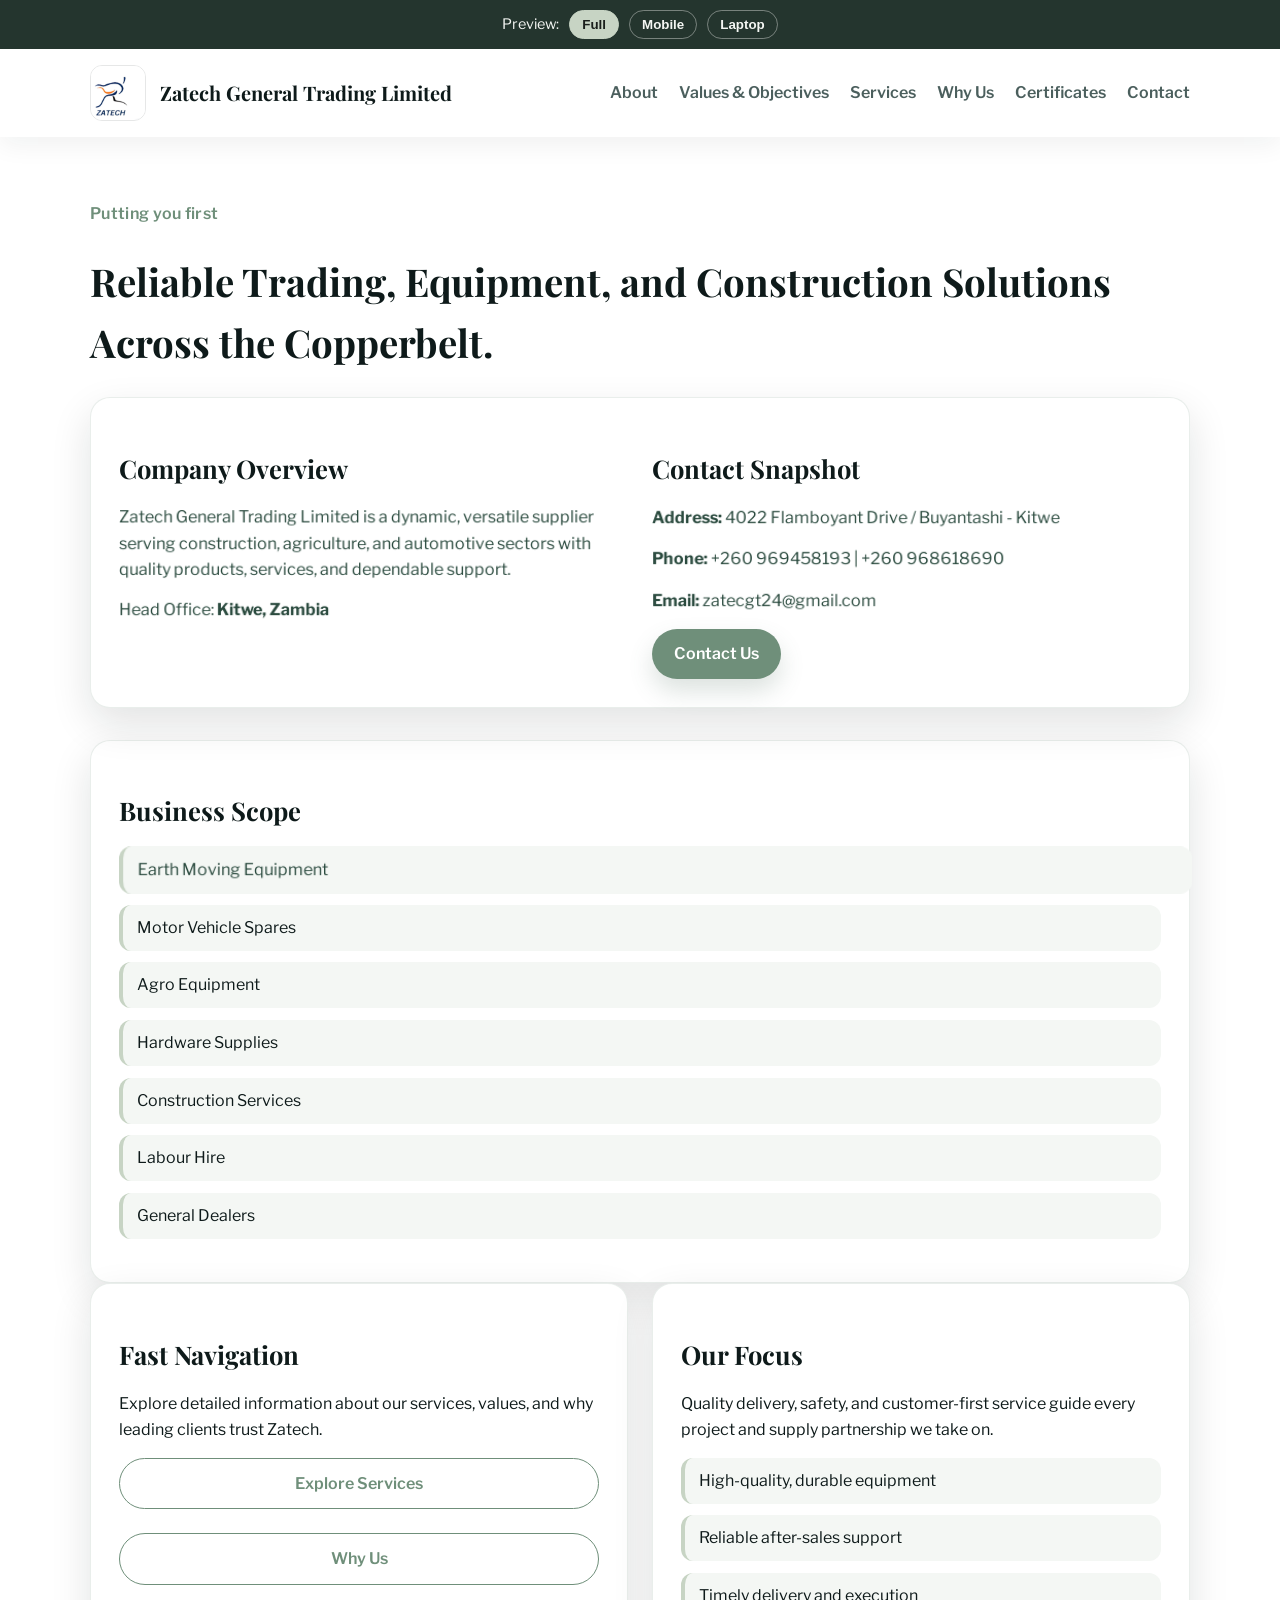
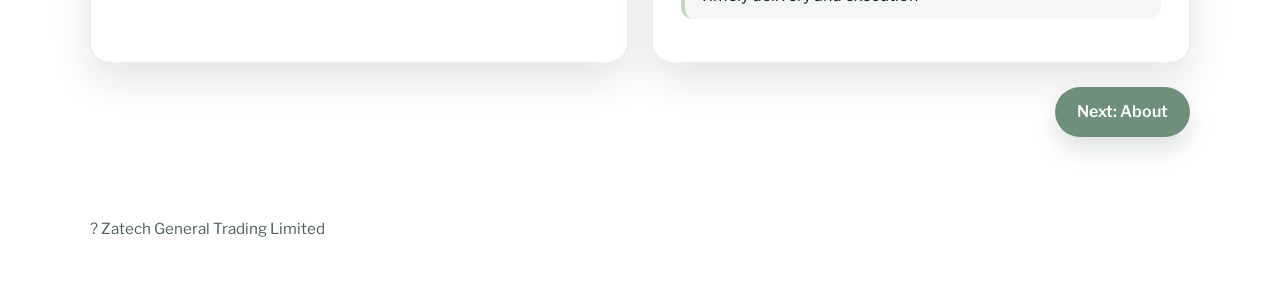
<file: index.html>
<!doctype html>
<html lang="en">
<head>
  <meta charset="utf-8" />
  <meta name="viewport" content="width=device-width, initial-scale=1" />
  <title>Zatech General Trading Limited</title>
  <link rel="stylesheet" href="styles.css" />
  <script src="preview.js" defer></script>
</head>
<body>
  <header>
    <div class="container nav">
      <a class="brand" href="index.html">
        <img class="logo-animate" src="assets/zatech-logo.jpeg" alt="Zatech logo" />
        <span>Zatech General Trading Limited</span>
      </a>
      <nav>
        <a href="about.html">About</a>
        <a href="values.html">Values & Objectives</a>
        <a href="services.html">Services</a>
        <a href="why-us.html">Why Us</a>
        <a href="certificates.html">Certificates</a>
        <a href="contact.html">Contact</a>
      </nav>
    </div>
  </header>

  <main class="container">
    <section class="hero">
      <span class="tag">Putting you first</span>
      <h1>Reliable Trading, Equipment, and Construction Solutions Across the Copperbelt.</h1>
      <div class="card grid grid-2 lift">
        <div>
          <h2 class="section-title">Company Overview</h2>
          <p class="interactive-text">Zatech General Trading Limited is a dynamic, versatile supplier serving construction, agriculture, and automotive sectors with quality products, services, and dependable support.</p>
          <p class="interactive-text">Head Office: <strong>Kitwe, Zambia</strong></p>
        </div>
        <div>
          <h2 class="section-title">Contact Snapshot</h2>
          <p class="interactive-text"><strong>Address:</strong> 4022 Flamboyant Drive / Buyantashi - Kitwe</p>
          <p class="interactive-text"><strong>Phone:</strong> +260 969458193 | +260 968618690</p>
          <p class="interactive-text"><strong>Email:</strong> zatecgt24@gmail.com</p>
          <a class="button" href="contact.html">Contact Us</a>
        </div>
      </div>
    </section>

    <section class="card lift">
      <h2 class="section-title">Business Scope</h2>
      <ul class="list">
        <li class="interactive-text">Earth Moving Equipment</li>
        <li class="interactive-text">Motor Vehicle Spares</li>
        <li class="interactive-text">Agro Equipment</li>
        <li class="interactive-text">Hardware Supplies</li>
        <li class="interactive-text">Construction Services</li>
        <li class="interactive-text">Labour Hire</li>
        <li class="interactive-text">General Dealers</li>
      </ul>
    </section>

    <section class="grid grid-2">
      <div class="card lift">
        <h2 class="section-title">Fast Navigation</h2>
        <p class="interactive-text">Explore detailed information about our services, values, and why leading clients trust Zatech.</p>
        <div class="grid">
          <a class="button secondary" href="services.html">Explore Services</a>
          <a class="button secondary" href="why-us.html">Why Us</a>
        </div>
      </div>
      <div class="card lift">
        <h2 class="section-title">Our Focus</h2>
        <p class="interactive-text">Quality delivery, safety, and customer-first service guide every project and supply partnership we take on.</p>
        <ul class="list">
          <li class="interactive-text">High-quality, durable equipment</li>
          <li class="interactive-text">Reliable after-sales support</li>
          <li class="interactive-text">Timely delivery and execution</li>
        </ul>
      </div>
    </section>

    <div class="next-row">
      <a class="button" href="about.html">Next: About</a>
    </div>
  </main>

  <footer class="container">
    <div>? Zatech General Trading Limited</div>
  </footer>
</body>
</html>
</file>
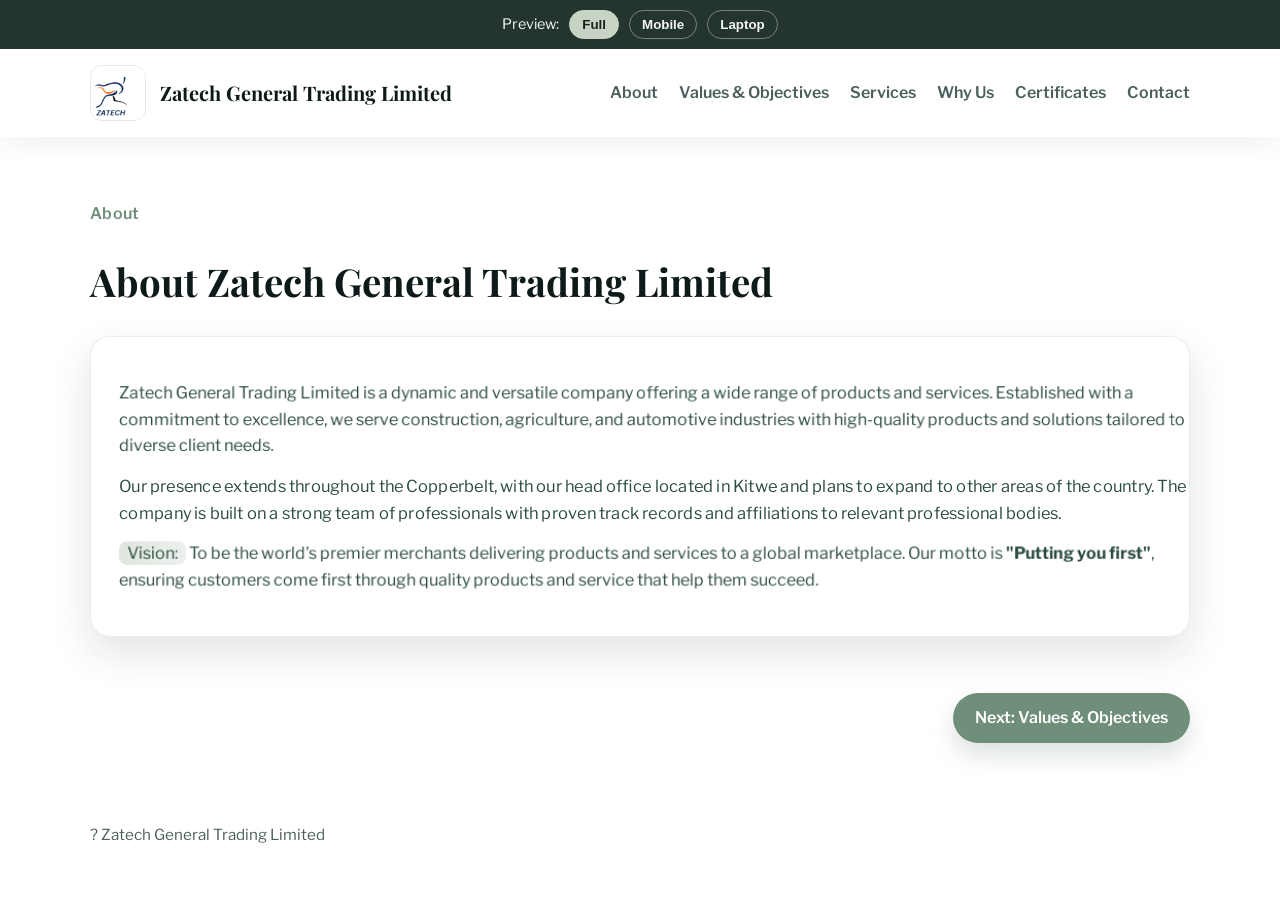
<file: about.html>
<!doctype html>
<html lang="en">
<head>
  <meta charset="utf-8" />
  <meta name="viewport" content="width=device-width, initial-scale=1" />
  <title>About - Zatech General Trading Limited</title>
  <link rel="stylesheet" href="styles.css" />
  <script src="preview.js" defer></script>
</head>
<body>
  <header>
    <div class="container nav">
      <a class="brand" href="index.html">
        <img src="assets/zatech-logo.jpeg" alt="Zatech logo" />
        <span>Zatech General Trading Limited</span>
      </a>
      <nav>
        <a href="about.html">About</a>
        <a href="values.html">Values & Objectives</a>
        <a href="services.html">Services</a>
        <a href="why-us.html">Why Us</a>
        <a href="certificates.html">Certificates</a>
        <a href="contact.html">Contact</a>
      </nav>
    </div>
  </header>

  <main class="container">
    <section class="hero">
      <span class="tag">About</span>
      <h1>About Zatech General Trading Limited</h1>
      <div class="card">
        <p class="interactive-text">Zatech General Trading Limited is a dynamic and versatile company offering a wide range of products and services. Established with a commitment to excellence, we serve construction, agriculture, and automotive industries with high-quality products and solutions tailored to diverse client needs.</p>
        <p class="interactive-text">Our presence extends throughout the Copperbelt, with our head office located in Kitwe and plans to expand to other areas of the country. The company is built on a strong team of professionals with proven track records and affiliations to relevant professional bodies.</p>
        <p class="interactive-text"><span class="highlight">Vision:</span> To be the world's premier merchants delivering products and services to a global marketplace. Our motto is <strong>"Putting you first"</strong>, ensuring customers come first through quality products and service that help them succeed.</p>
      </div>
    </section>

    <div class="next-row">
      <a class="button" href="values.html">Next: Values & Objectives</a>
    </div>
  </main>

  <footer class="container">
    <div>? Zatech General Trading Limited</div>
  </footer>
</body>
</html>
</file>
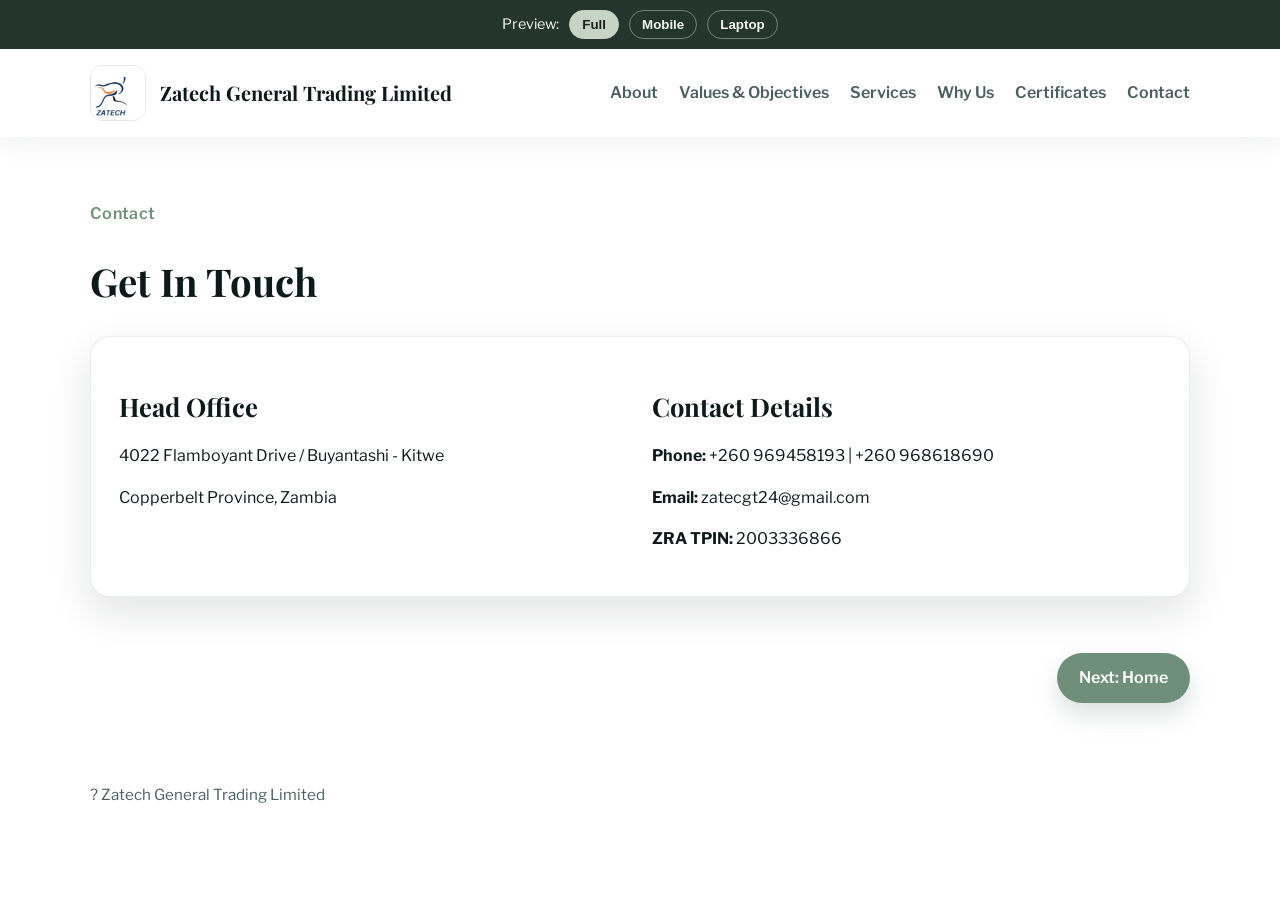
<file: contact.html>
<!doctype html>
<html lang="en">
<head>
  <meta charset="utf-8" />
  <meta name="viewport" content="width=device-width, initial-scale=1" />
  <title>Contact - Zatech General Trading Limited</title>
  <link rel="stylesheet" href="styles.css" />
  <script src="preview.js" defer></script>
</head>
<body>
  <header>
    <div class="container nav">
      <a class="brand" href="index.html">
        <img src="assets/zatech-logo.jpeg" alt="Zatech logo" />
        <span>Zatech General Trading Limited</span>
      </a>
      <nav>
        <a href="about.html">About</a>
        <a href="values.html">Values & Objectives</a>
        <a href="services.html">Services</a>
        <a href="why-us.html">Why Us</a>
        <a href="certificates.html">Certificates</a>
        <a href="contact.html">Contact</a>
      </nav>
    </div>
  </header>

  <main class="container">
    <section class="hero">
      <span class="tag">Contact</span>
      <h1>Get In Touch</h1>
      <div class="card grid grid-2">
        <div>
          <h2 class="section-title">Head Office</h2>
          <p>4022 Flamboyant Drive / Buyantashi - Kitwe</p>
          <p>Copperbelt Province, Zambia</p>
        </div>
        <div>
          <h2 class="section-title">Contact Details</h2>
          <p><strong>Phone:</strong> +260 969458193 | +260 968618690</p>
          <p><strong>Email:</strong> zatecgt24@gmail.com</p>
          <p><strong>ZRA TPIN:</strong> 2003336866</p>
        </div>
      </div>
    </section>

    <div class="next-row">
      <a class="button" href="index.html">Next: Home</a>
    </div>
  </main>

  <footer class="container">
    <div>? Zatech General Trading Limited</div>
  </footer>
</body>
</html>
</file>
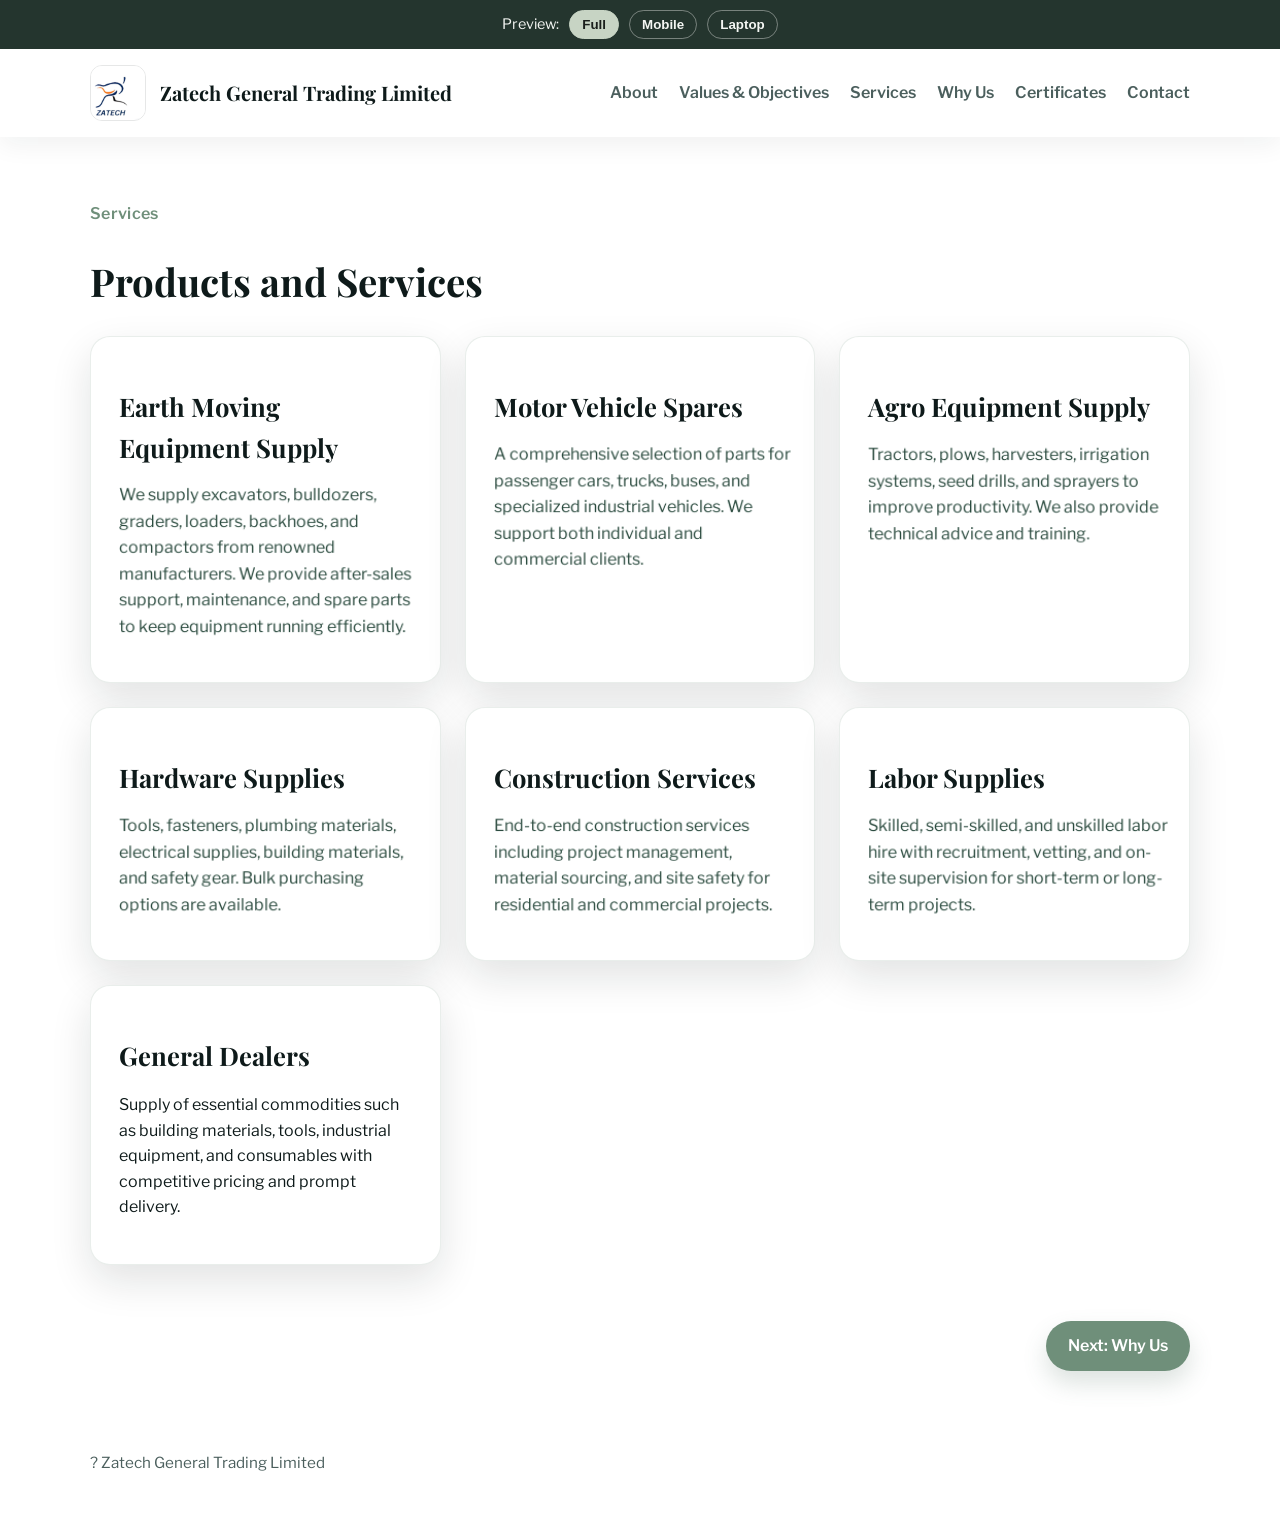
<file: services.html>
<!doctype html>
<html lang="en">
<head>
  <meta charset="utf-8" />
  <meta name="viewport" content="width=device-width, initial-scale=1" />
  <title>Services - Zatech General Trading Limited</title>
  <link rel="stylesheet" href="styles.css" />
  <script src="preview.js" defer></script>
</head>
<body>
  <header>
    <div class="container nav">
      <a class="brand" href="index.html">
        <img src="assets/zatech-logo.jpeg" alt="Zatech logo" />
        <span>Zatech General Trading Limited</span>
      </a>
      <nav>
        <a href="about.html">About</a>
        <a href="values.html">Values & Objectives</a>
        <a href="services.html">Services</a>
        <a href="why-us.html">Why Us</a>
        <a href="certificates.html">Certificates</a>
        <a href="contact.html">Contact</a>
      </nav>
    </div>
  </header>

  <main class="container">
    <section class="hero">
      <span class="tag">Services</span>
      <h1>Products and Services</h1>
      <div class="grid grid-2">
        <div class="card">
          <h2 class="section-title">Earth Moving Equipment Supply</h2>
          <p class="interactive-text">We supply excavators, bulldozers, graders, loaders, backhoes, and compactors from renowned manufacturers. We provide after-sales support, maintenance, and spare parts to keep equipment running efficiently.</p>
        </div>
        <div class="card">
          <h2 class="section-title">Motor Vehicle Spares</h2>
          <p class="interactive-text">A comprehensive selection of parts for passenger cars, trucks, buses, and specialized industrial vehicles. We support both individual and commercial clients.</p>
        </div>
        <div class="card">
          <h2 class="section-title">Agro Equipment Supply</h2>
          <p class="interactive-text">Tractors, plows, harvesters, irrigation systems, seed drills, and sprayers to improve productivity. We also provide technical advice and training.</p>
        </div>
        <div class="card">
          <h2 class="section-title">Hardware Supplies</h2>
          <p class="interactive-text">Tools, fasteners, plumbing materials, electrical supplies, building materials, and safety gear. Bulk purchasing options are available.</p>
        </div>
        <div class="card">
          <h2 class="section-title">Construction Services</h2>
          <p class="interactive-text">End-to-end construction services including project management, material sourcing, and site safety for residential and commercial projects.</p>
        </div>
        <div class="card">
          <h2 class="section-title">Labor Supplies</h2>
          <p class="interactive-text">Skilled, semi-skilled, and unskilled labor hire with recruitment, vetting, and on-site supervision for short-term or long-term projects.</p>
        </div>
        <div class="card">
          <h2 class="section-title">General Dealers</h2>
          <p class="interactive-text">Supply of essential commodities such as building materials, tools, industrial equipment, and consumables with competitive pricing and prompt delivery.</p>
        </div>
      </div>
    </section>

    <div class="next-row">
      <a class="button" href="why-us.html">Next: Why Us</a>
    </div>
  </main>

  <footer class="container">
    <div>? Zatech General Trading Limited</div>
  </footer>
</body>
</html>
</file>
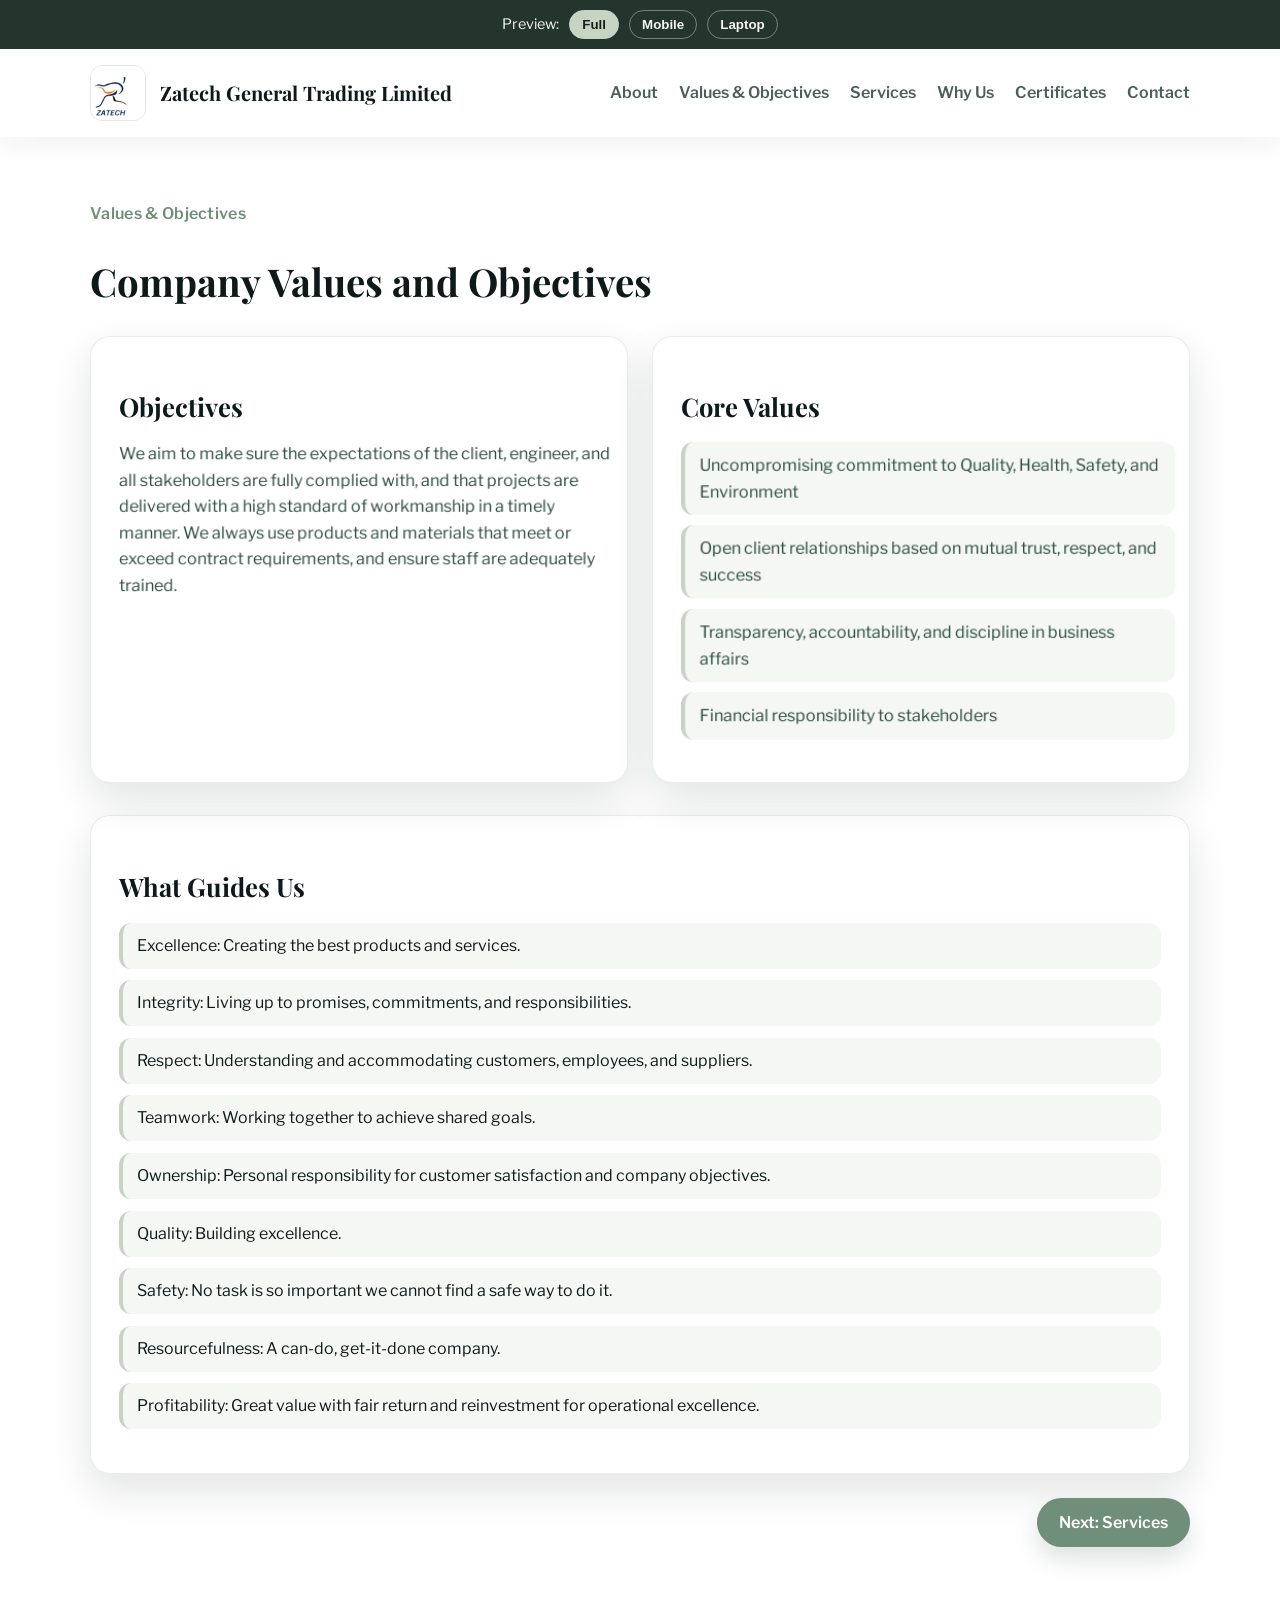
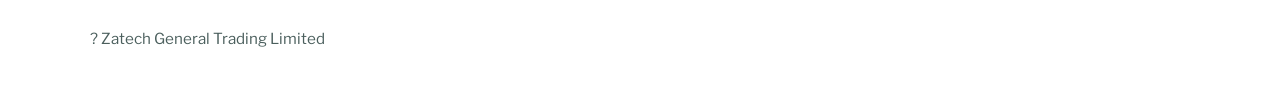
<file: values.html>
<!doctype html>
<html lang="en">
<head>
  <meta charset="utf-8" />
  <meta name="viewport" content="width=device-width, initial-scale=1" />
  <title>Values & Objectives - Zatech General Trading Limited</title>
  <link rel="stylesheet" href="styles.css" />
  <script src="preview.js" defer></script>
</head>
<body>
  <header>
    <div class="container nav">
      <a class="brand" href="index.html">
        <img src="assets/zatech-logo.jpeg" alt="Zatech logo" />
        <span>Zatech General Trading Limited</span>
      </a>
      <nav>
        <a href="about.html">About</a>
        <a href="values.html">Values & Objectives</a>
        <a href="services.html">Services</a>
        <a href="why-us.html">Why Us</a>
        <a href="certificates.html">Certificates</a>
        <a href="contact.html">Contact</a>
      </nav>
    </div>
  </header>

  <main class="container">
    <section class="hero">
      <span class="tag">Values & Objectives</span>
      <h1>Company Values and Objectives</h1>
      <div class="grid grid-2">
        <div class="card">
          <h2 class="section-title">Objectives</h2>
          <p class="interactive-text">We aim to make sure the expectations of the client, engineer, and all stakeholders are fully complied with, and that projects are delivered with a high standard of workmanship in a timely manner. We always use products and materials that meet or exceed contract requirements, and ensure staff are adequately trained.</p>
        </div>
        <div class="card">
          <h2 class="section-title">Core Values</h2>
          <ul class="list">
            <li class="interactive-text">
Uncompromising commitment to Quality, Health, Safety, and Environment</li>
            <li class="interactive-text">
Open client relationships based on mutual trust, respect, and success</li>
            <li class="interactive-text">
Transparency, accountability, and discipline in business affairs</li>
            <li class="interactive-text">
Financial responsibility to stakeholders</li>
          </ul>
        </div>
      </div>
    </section>

    <section class="card">
      <h2 class="section-title">What Guides Us</h2>
      <ul class="list">
        <li class="interactive-text">
Excellence: Creating the best products and services.</li>
        <li class="interactive-text">
Integrity: Living up to promises, commitments, and responsibilities.</li>
        <li class="interactive-text">
Respect: Understanding and accommodating customers, employees, and suppliers.</li>
        <li class="interactive-text">
Teamwork: Working together to achieve shared goals.</li>
        <li class="interactive-text">
Ownership: Personal responsibility for customer satisfaction and company objectives.</li>
        <li class="interactive-text">
Quality: Building excellence.</li>
        <li class="interactive-text">
Safety: No task is so important we cannot find a safe way to do it.</li>
        <li class="interactive-text">
Resourcefulness: A can-do, get-it-done company.</li>
        <li class="interactive-text">
Profitability: Great value with fair return and reinvestment for operational excellence.</li>
      </ul>
    </section>

    <div class="next-row">
      <a class="button" href="services.html">Next: Services</a>
    </div>
  </main>

  <footer class="container">
    <div>? Zatech General Trading Limited</div>
  </footer>
</body>
</html>
</file>
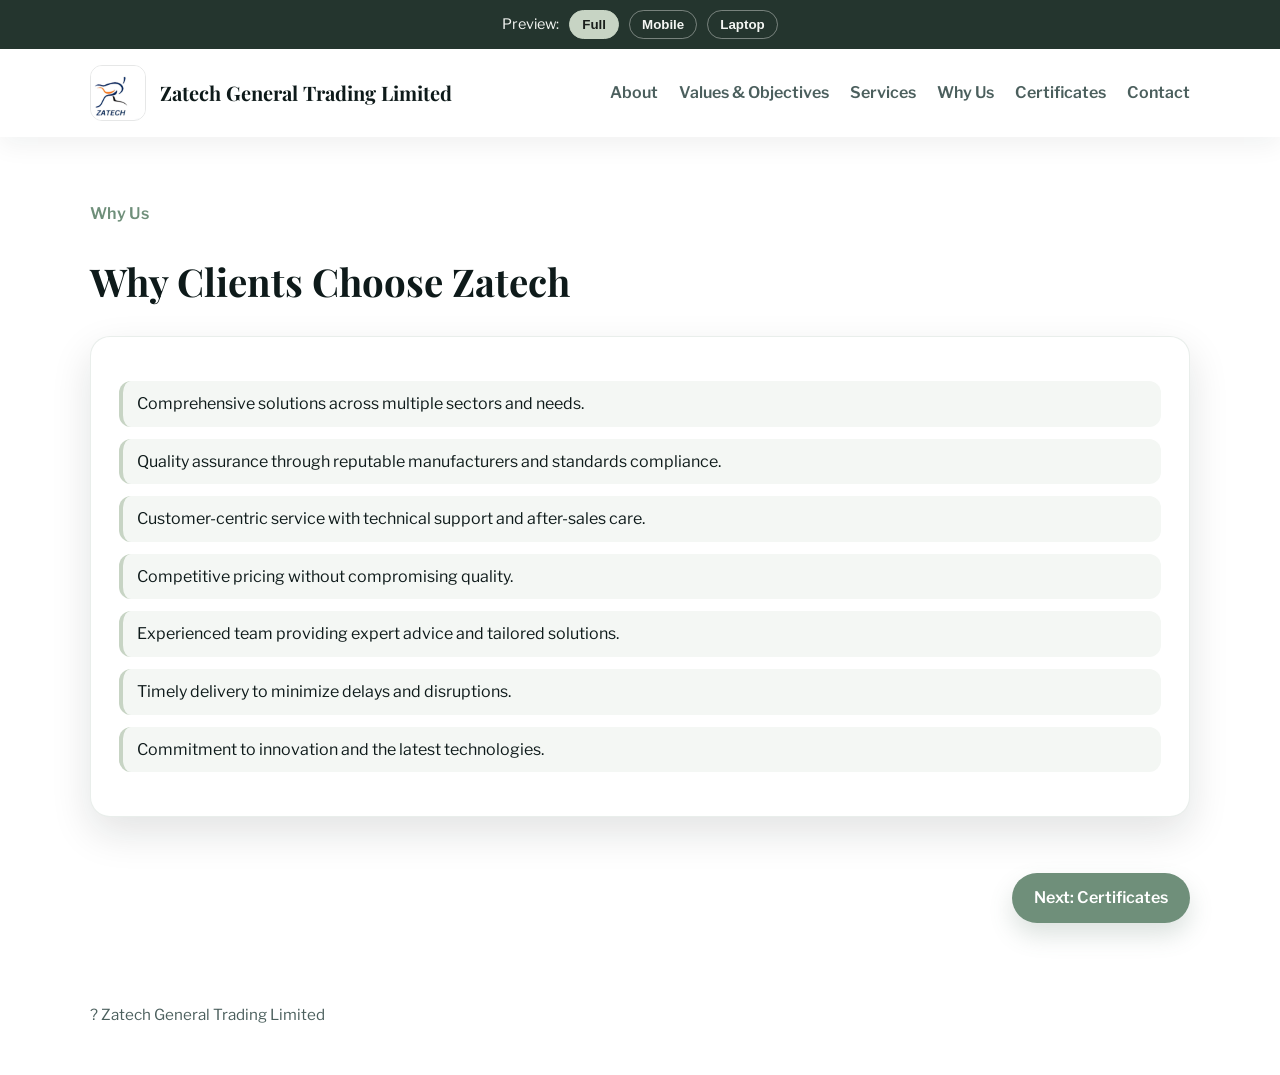
<file: why-us.html>
<!doctype html>
<html lang="en">
<head>
  <meta charset="utf-8" />
  <meta name="viewport" content="width=device-width, initial-scale=1" />
  <title>Why Us - Zatech General Trading Limited</title>
  <link rel="stylesheet" href="styles.css" />
  <script src="preview.js" defer></script>
</head>
<body>
  <header>
    <div class="container nav">
      <a class="brand" href="index.html">
        <img src="assets/zatech-logo.jpeg" alt="Zatech logo" />
        <span>Zatech General Trading Limited</span>
      </a>
      <nav>
        <a href="about.html">About</a>
        <a href="values.html">Values & Objectives</a>
        <a href="services.html">Services</a>
        <a href="why-us.html">Why Us</a>
        <a href="certificates.html">Certificates</a>
        <a href="contact.html">Contact</a>
      </nav>
    </div>
  </header>

  <main class="container">
    <section class="hero">
      <span class="tag">Why Us</span>
      <h1>Why Clients Choose Zatech</h1>
      <div class="card">
        <ol class="list">
          <li>Comprehensive solutions across multiple sectors and needs.</li>
          <li>Quality assurance through reputable manufacturers and standards compliance.</li>
          <li>Customer-centric service with technical support and after-sales care.</li>
          <li>Competitive pricing without compromising quality.</li>
          <li>Experienced team providing expert advice and tailored solutions.</li>
          <li>Timely delivery to minimize delays and disruptions.</li>
          <li>Commitment to innovation and the latest technologies.</li>
        </ol>
      </div>
    </section>

    <div class="next-row">
      <a class="button" href="certificates.html">Next: Certificates</a>
    </div>
  </main>

  <footer class="container">
    <div>? Zatech General Trading Limited</div>
  </footer>
</body>
</html>
</file>
<file: styles.css>
@import url('https://fonts.googleapis.com/css2?family=Libre+Franklin:wght@300;400;600;700&family=Playfair+Display:wght@500;600;700&display=swap');

:root {
  --ink: #0e1a1a;
  --muted: #4b5f5d;
  --brand: #6f8f7a;
  --brand-dark: #4f6f5f;
  --accent: #c7d4c4;
  --paper: #ffffff;
  --white: #ffffff;
  --shadow: 0 16px 40px rgba(14, 26, 26, 0.12);
}

* { box-sizing: border-box; }
html, body { margin: 0; padding: 0; }
body {
  font-family: 'Libre Franklin', system-ui, -apple-system, sans-serif;
  color: var(--ink);
  background: #ffffff;
  line-height: 1.6;
}

.preview-bar {
  position: sticky;
  top: 0;
  z-index: 20;
  background: #24352e;
  color: #f4f6f3;
  display: flex;
  align-items: center;
  justify-content: center;
  gap: 10px;
  padding: 10px 16px;
  font-size: 0.9rem;
}

.preview-bar button {
  background: transparent;
  border: 1px solid rgba(244, 246, 243, 0.4);
  color: inherit;
  padding: 6px 12px;
  border-radius: 999px;
  font-weight: 600;
  cursor: pointer;
}

.preview-bar button.active {
  background: var(--accent);
  color: #1a1f1c;
  border-color: var(--accent);
}

.preview-frame {
  width: 100%;
}

body.preview-mobile,
body.preview-laptop {
  background: linear-gradient(135deg, #eef3ef 0%, #ffffff 100%);
}

body.preview-mobile .preview-frame,
body.preview-laptop .preview-frame {
  margin: 16px auto 40px;
  background: var(--white);
  border-radius: 24px;
  box-shadow: 0 24px 60px rgba(14, 26, 26, 0.2);
  overflow: hidden;
}

body.preview-mobile .preview-frame {
  max-width: 390px;
}

body.preview-laptop .preview-frame {
  max-width: 1100px;
}

.container {
  width: min(1100px, 92vw);
  margin: 0 auto;
}

header {
  background: var(--white);
  position: sticky;
  top: 0;
  z-index: 10;
  box-shadow: 0 8px 24px rgba(14, 26, 26, 0.06);
}

.nav {
  display: flex;
  align-items: center;
  justify-content: space-between;
  padding: 16px 0;
  gap: 16px;
}

.brand {
  display: flex;
  align-items: center;
  gap: 14px;
  text-decoration: none;
  color: inherit;
}

.brand img {
  width: 56px;
  height: 56px;
  object-fit: cover;
  border-radius: 12px;
  border: 1px solid rgba(14, 26, 26, 0.1);
}

.logo-animate {
  animation: logoFloat 5s ease-in-out 1;
}

@keyframes logoFloat {
  0% { transform: translateY(0) scale(1); box-shadow: 0 0 0 rgba(0, 0, 0, 0); }
  40% { transform: translateY(-6px) scale(1.03); box-shadow: 0 10px 20px rgba(79, 111, 95, 0.2); }
  70% { transform: translateY(-2px) scale(1.01); }
  100% { transform: translateY(0) scale(1); box-shadow: 0 0 0 rgba(0, 0, 0, 0); }
}

.brand span {
  font-family: 'Playfair Display', serif;
  font-size: 1.25rem;
  font-weight: 700;
}

nav a {
  text-decoration: none;
  color: var(--muted);
  font-weight: 600;
  margin-left: 18px;
}

nav a:hover { color: var(--brand); }

.hero {
  padding: 64px 0 32px;
  display: grid;
  gap: 24px;
}

.hero h1 {
  font-family: 'Playfair Display', serif;
  font-size: clamp(2rem, 3vw, 3rem);
  margin: 0;
}

.card {
  background: var(--white);
  border-radius: 20px;
  padding: 28px;
  box-shadow: var(--shadow);
  border: 1px solid rgba(111, 143, 122, 0.15);
}

.grid {
  display: grid;
  gap: 24px;
}

.grid-2 { grid-template-columns: repeat(auto-fit, minmax(260px, 1fr)); }

.tag {
  display: inline-flex;
  align-items: center;
  gap: 8px;
  font-weight: 600;
  color: var(--brand);
  letter-spacing: 0.02em;
}

.button {
  display: inline-flex;
  align-items: center;
  justify-content: center;
  padding: 12px 22px;
  border-radius: 999px;
  border: none;
  background: var(--brand);
  color: var(--white);
  font-weight: 600;
  text-decoration: none;
  box-shadow: 0 12px 24px rgba(79, 111, 95, 0.2);
}

.button.secondary {
  background: var(--white);
  color: var(--brand);
  border: 1px solid var(--brand);
  box-shadow: none;
}

.section-title {
  font-family: 'Playfair Display', serif;
  font-size: 1.6rem;
  margin-bottom: 12px;
}

.list {
  display: grid;
  gap: 12px;
  padding-left: 0;
  list-style: none;
}

.list li {
  padding: 10px 14px;
  background: #f4f7f4;
  border-radius: 12px;
  border-left: 4px solid var(--accent);
}

footer {
  padding: 32px 0 48px;
  color: var(--muted);
  font-size: 0.95rem;
}

.next-row {
  display: flex;
  justify-content: flex-end;
  padding: 24px 0 48px;
}

.highlight {
  background: linear-gradient(120deg, rgba(199,212,196,0.6), rgba(111,143,122,0.12));
  padding: 2px 8px;
  border-radius: 8px;
}

.interactive-text {
  transition: transform 0.35s ease, color 0.35s ease;
  transform-origin: left center;
  will-change: transform;
}

.interactive-text.focus {
  transform: scale(1.03);
  color: #2b4b3f;
}

.lift {
  transition: transform 0.35s ease, box-shadow 0.35s ease;
}

.lift:hover {
  transform: translateY(-6px);
  box-shadow: 0 18px 36px rgba(79, 111, 95, 0.18);
}

.certificate-frame {
  width: 100%;
  height: 70vh;
  border: 1px solid rgba(111, 143, 122, 0.2);
  border-radius: 16px;
}

@media (prefers-reduced-motion: reduce) {
  .interactive-text {
    transition: none;
  }
  .interactive-text.focus {
    transform: none;
  }
  .logo-animate {
    animation: none;
  }
}

@media (max-width: 720px) {
  nav { display: none; }
  .nav { justify-content: center; padding: 12px 0; }
  .brand { gap: 10px; }
  .brand img { width: 48px; height: 48px; }
  .brand span { font-size: 1.05rem; text-align: center; }
  .hero { padding: 42px 0 24px; }
  .card { padding: 20px; }
  .section-title { font-size: 1.35rem; }
  .button { width: 100%; }
  .next-row { justify-content: stretch; }
  .list li { padding: 10px 12px; }
}

@media (max-width: 520px) {
  body { font-size: 0.98rem; }
  .hero h1 { font-size: clamp(1.6rem, 6vw, 2.2rem); }
  .grid { gap: 16px; }
  .card { border-radius: 16px; }
}
</file>
